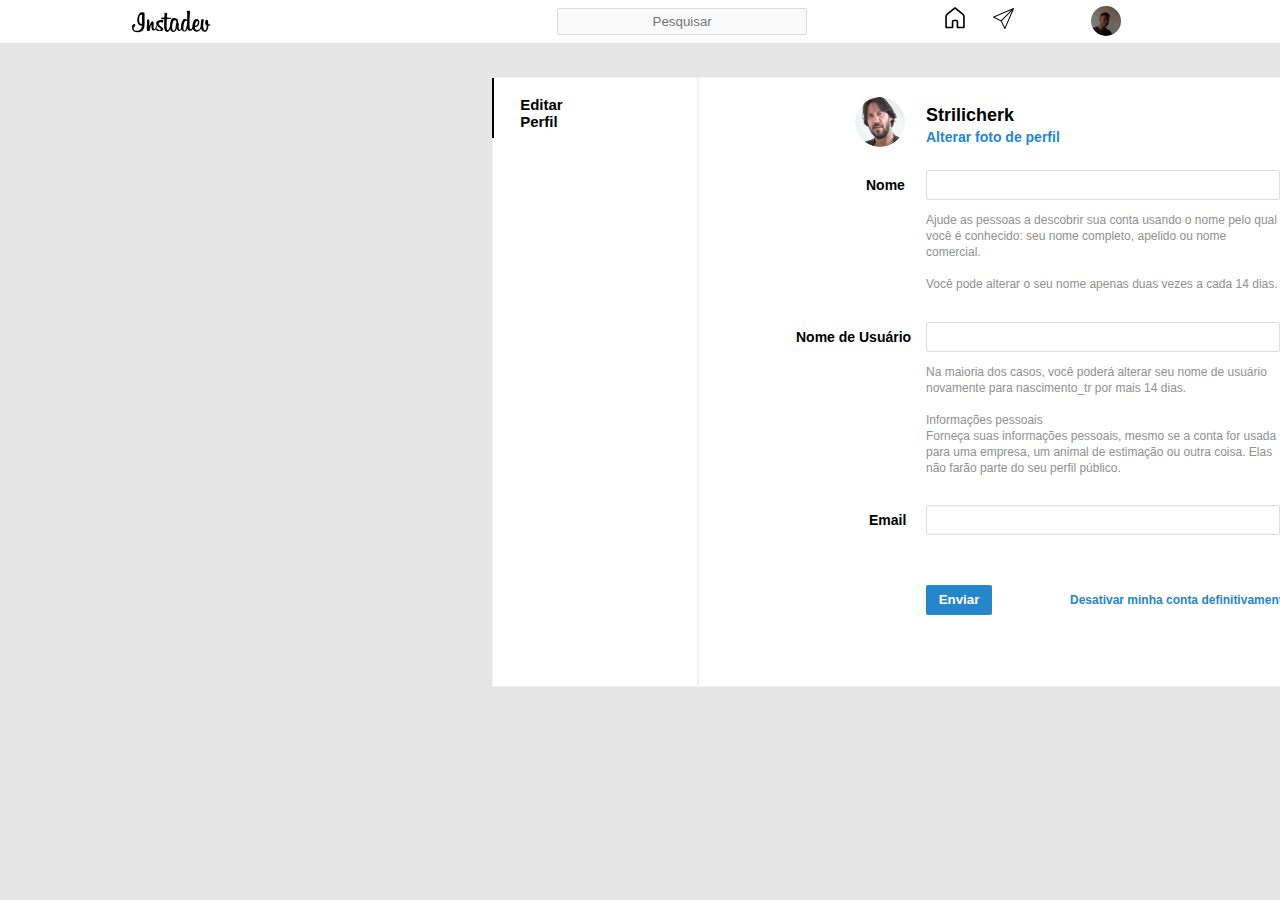
<file: FrontEnd/EdicaoPerfil/Index.html>
<!DOCTYPE html>
<html lang="pt-br">
<head>
    <meta charset="UTF-8">
    <meta name="viewport" content="width=device-width, initial-scale=1.0">
    <link rel="preconnect" href="https://fonts.gstatic.com">
    <link href="https://fonts.googleapis.com/css2?family=Lato:wght@400;700&display=swap" rel="stylesheet">
    <link rel="stylesheet" href="https://cdnjs.cloudflare.com/ajax/libs/font-awesome/5.15.2/css/all.min.css" integrity="sha512-HK5fgLBL+xu6dm/Ii3z4xhlSUyZgTT9tuc/hSrtw6uzJOvgRr2a9jyxxT1ely+B+xFAmJKVSTbpM/CuL7qxO8w==" crossorigin="anonymous"/>
    <link rel="stylesheet" href="EdicaoPerfil.css">
    <title>EdicaoPerfil</title>
</head>
<body>
    <!-- Início Header -->
    <header>
        <div class="center">    
    
            <div class="logo-header">
                <a href="#"><img src="img/Instadev.svg" alt="logo Instadev"></a>
            </div> <!-- logo da header -->
            
    
            <div class="search">
    
                <div class="search-box">
    
                    <i class="fas fa-search"></i>
                    <input placeholder="Pesquisar" type="text" name="busca">
    
                </div><!-- search-box-->
                
            </div> <!-- search-->
            
    
            <div class="notify">
                
                <a href="#"><img src="img/Vector.svg"></a>
                <a href="#"><img src="img/plane 1.svg"></i></a>
                <a href="#"><i class="far fa-compass"></i></i></a>
                <a href="#"><i class="far fa-heart"></i></a>
    
                <div class="img-miniatura"><img src="img/IMG_20201028_173745_375 (4).jpg"  ></div>
            </div><!--icones-->
    
        </div><!--center div de centralizar-->
    </header>
    <!-- Fim Header -->

    <main class=container>
        <section class="content">
            <div class="barra-divisao"></div>
            <div class="esquerdo">
                <div class="barra-esquerda"></div>
                <div class="editar-perfil">Editar Perfil</div>
            </div>
            <div class="direito">
                <div class="foto-perfil">
                    <img src="img/thank-you 2.png" alt="Foto de perfil" class="img">
                    <div class="username">Strilicherk</div>
                    <a href="#" class="alterar-foto">Alterar foto de perfil</a>
                </div>
                <div class="nome">
                    <h1>Nome</h1>
                    <input type="text">
                    <p>Ajude as pessoas a descobrir sua conta usando o nome pelo qual você é conhecido: seu nome completo, apelido ou nome comercial. <br>
                    <br>
                    Você pode alterar o seu nome apenas duas vezes a cada 14 dias.</p>
                </div>
                <div class="nome-usuario">
                    <h2>Nome de Usuário</h2>
                    <input type="text">
                    <p>Na maioria dos casos, você poderá alterar seu nome de usuário novamente para nascimento_tr por mais 14 dias.<br>
                        <br>
                    Informações pessoais <br> Forneça suas informações pessoais, mesmo se a conta for usada para uma empresa, um animal de estimação ou outra coisa. Elas não farão parte do seu perfil público.</p>
                </div>
                <div class="email">
                    <h3>Email</h3>
                    <input type="email">
                </div>
                <div class="inferior">
                    <button>Enviar</button>
                    <a href="#">Desativar minha conta definitivamente</a>
                </div>
            </div>
        </section>
    </main>
    <footer></footer>
</body>
</html>
</file>
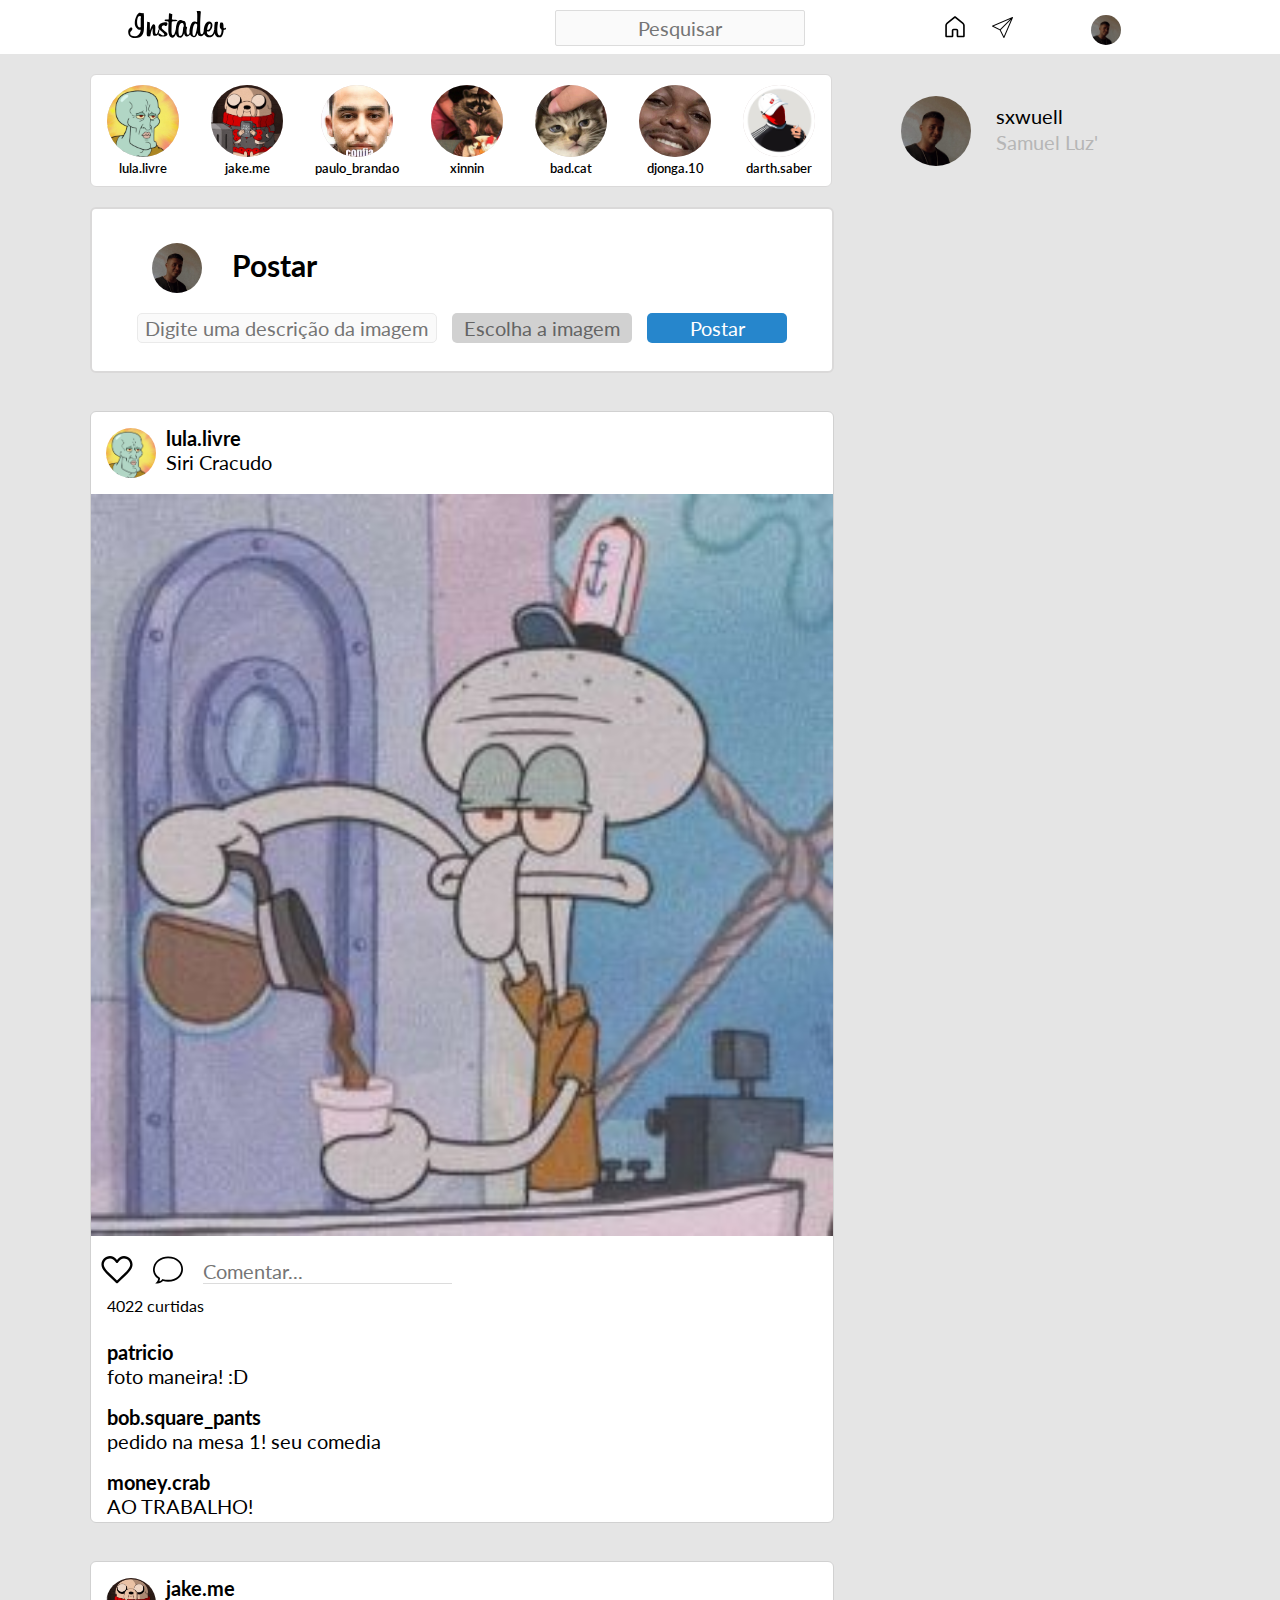
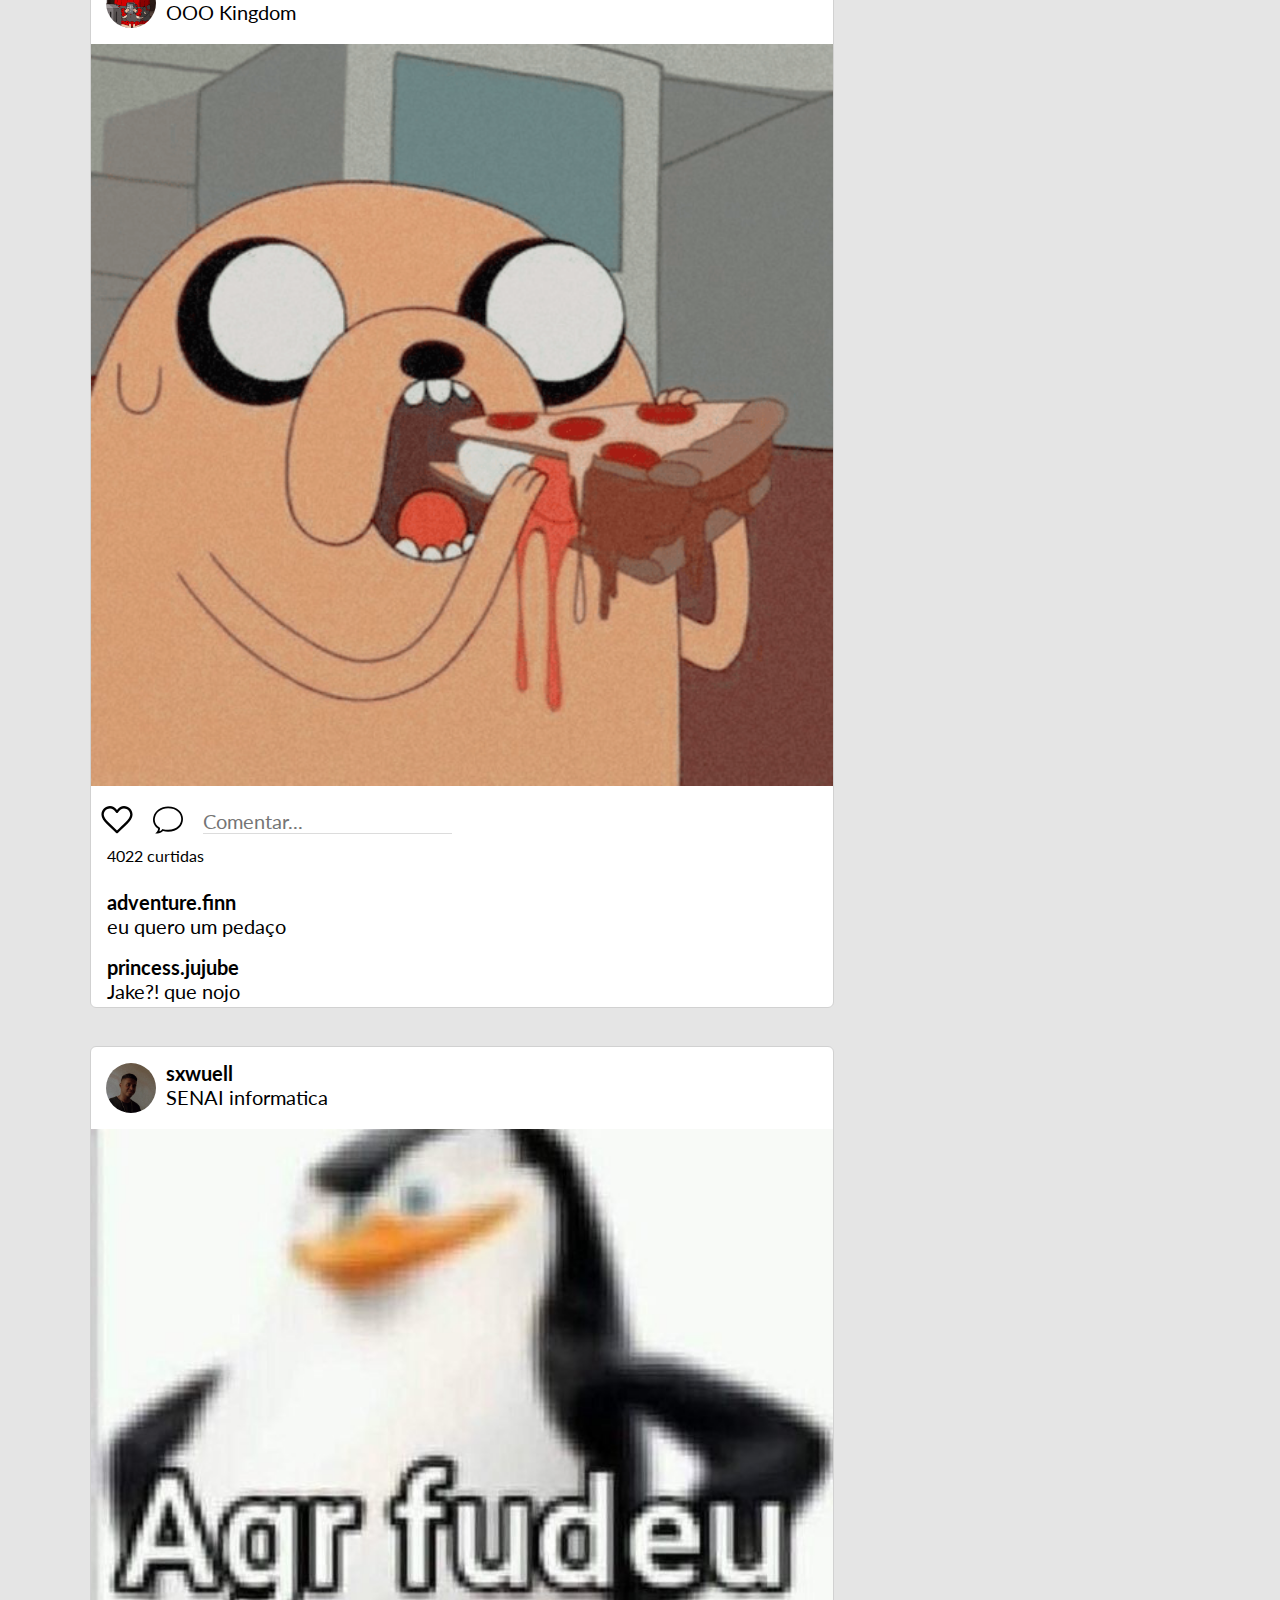
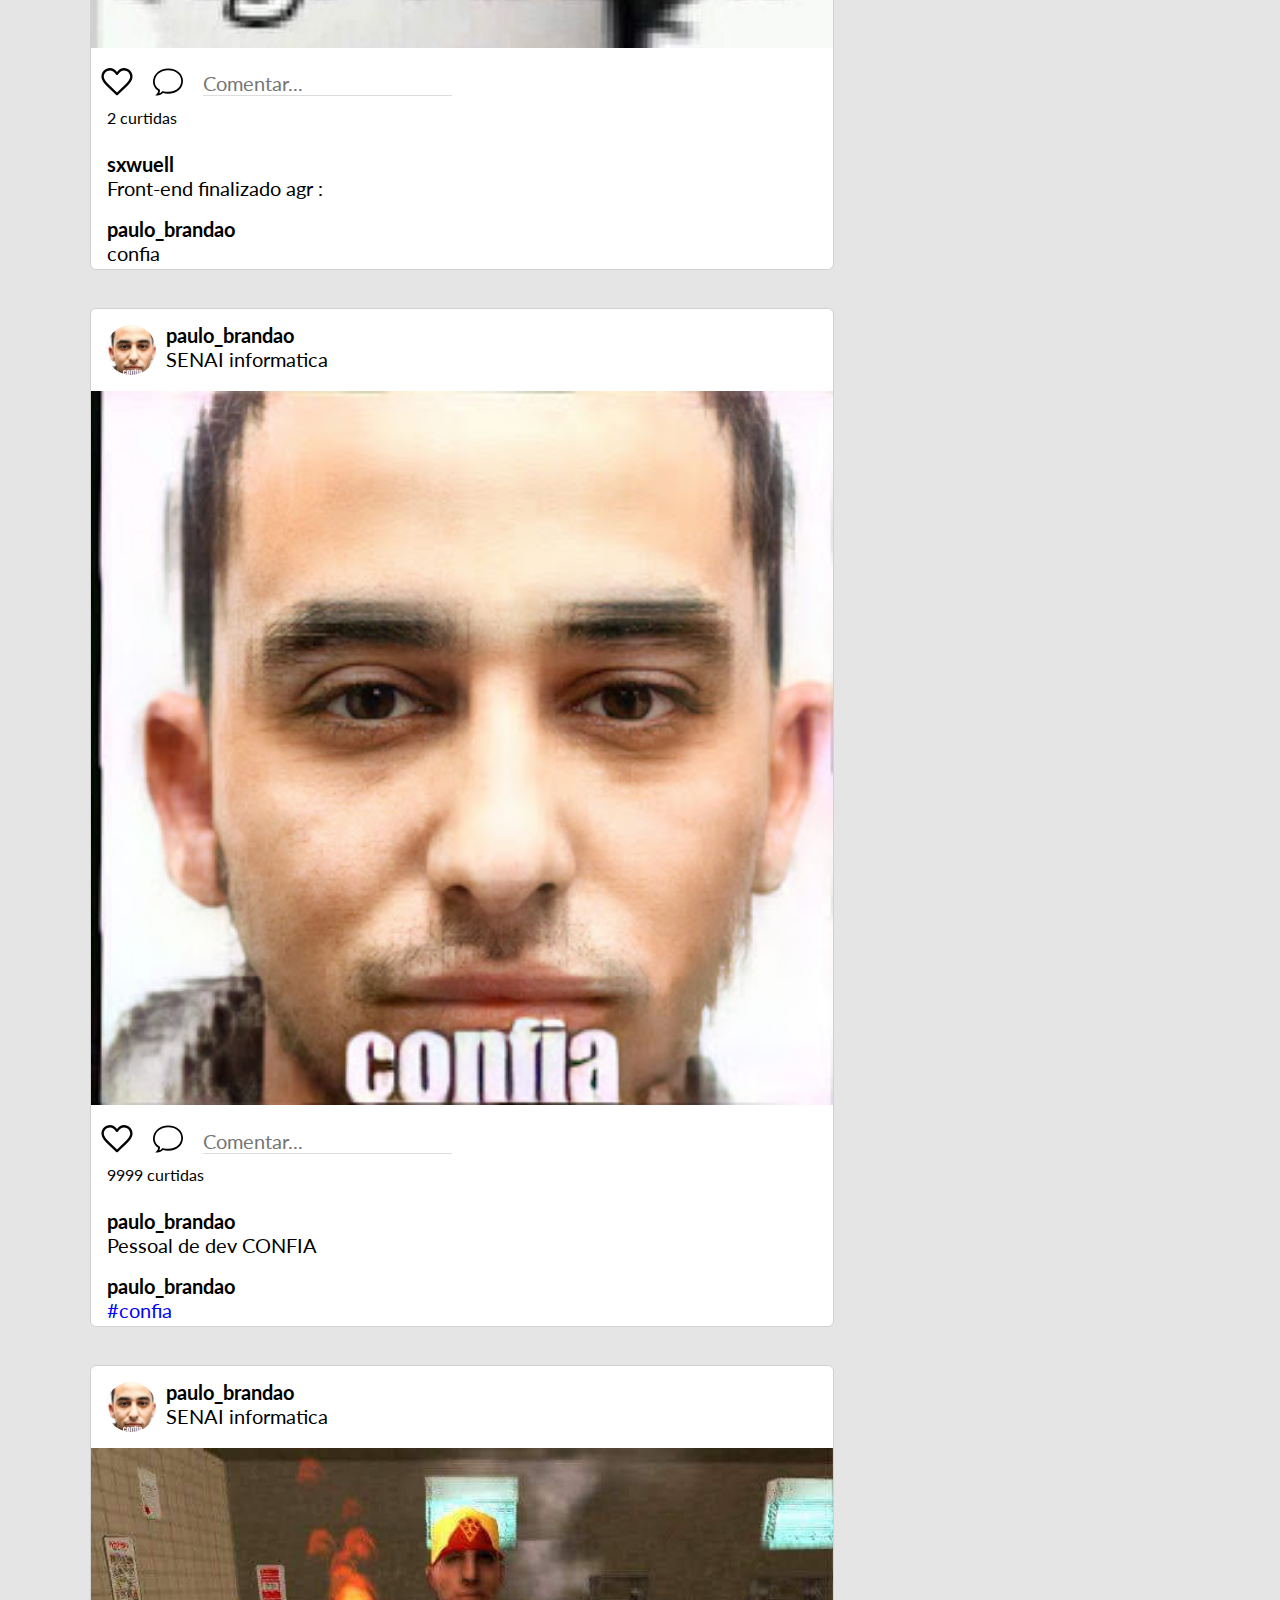
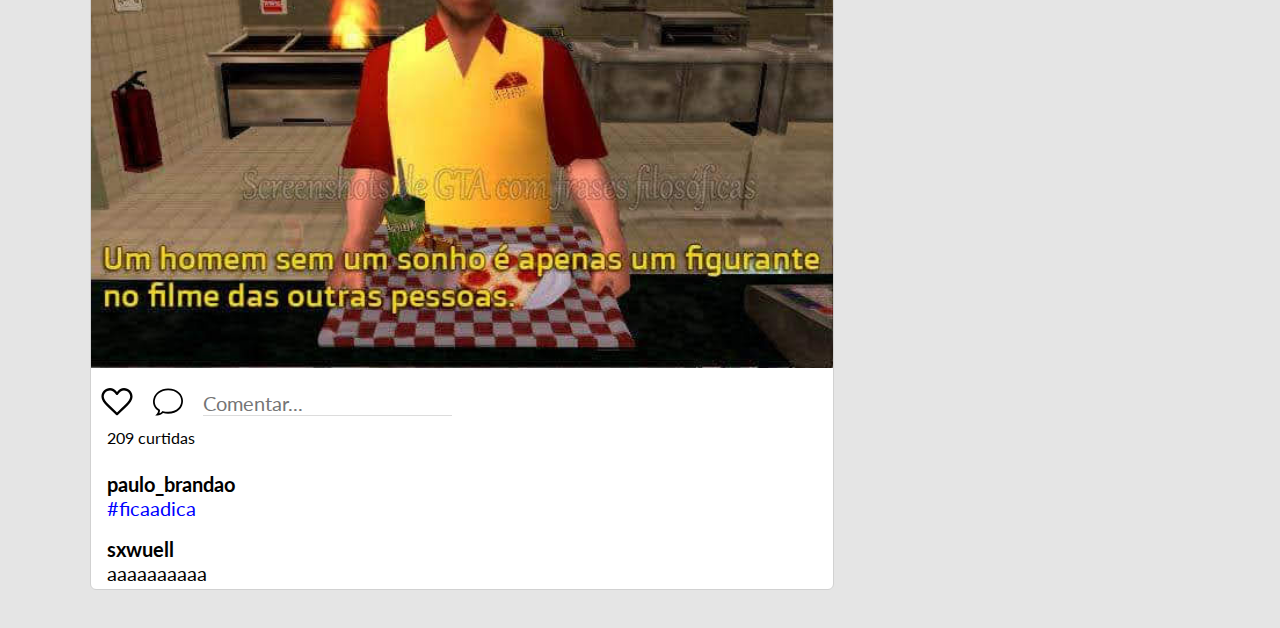
<file: FrontEnd/Feed/Index.html>
<!DOCTYPE html>
<html lang="pt-br">
<head>
    <meta charset="UTF-8">
    <meta name="viewport" content="width=device-width, initial-scale=1.0">
    <link rel="preconnect" href="https://fonts.gstatic.com">
    <link href="https://fonts.googleapis.com/css2?family=Lato:wght@400;700&display=swap" rel="stylesheet">
    <link rel="stylesheet" href="css/style.css">
    <link rel="stylesheet" href="https://cdnjs.cloudflare.com/ajax/libs/font-awesome/5.15.2/css/all.min.css" integrity="sha512-HK5fgLBL+xu6dm/Ii3z4xhlSUyZgTT9tuc/hSrtw6uzJOvgRr2a9jyxxT1ely+B+xFAmJKVSTbpM/CuL7qxO8w==" crossorigin="anonymous" />
    <title>InstaDev</title>
</head>
<body>



    <header>
        <div class="center">    
    
            <div class="logo-header">
                <a href="#"><img src="img/Instadev.svg" alt="logo Instadev"></a>
            </div> <!-- logo da header -->
            
    
            <div class="search">
    
                <div class="search-box">
    
                    <i class="fas fa-search"></i>
                    <input placeholder="Pesquisar" type="text" name="busca">
    
                </div><!-- search-box-->
                
            </div> <!-- search-->
            
    
            <div class="notify">
                
                <a href="#"><img src="img/Vector.svg"></a>
                <a href="#"><img src="img/plane 1.svg"></i></a>
                <a href="#"><i class="far fa-compass"></i></i></a>
                <a href="#"><i class="far fa-heart"></i></a>
    
                <div class="img-miniatura"><img src="img/IMG_20201028_173745_375 (4).jpg"  ></div>
            </div><!--icones-->
    
        </div><!--center div de centralizar-->
        </header>

        <main>

            <div class="ok">

                <div class="hope">

                
                    <div class="conteudo1">
                        <div class="stories">
                    
                            <div class="stories-img">
                                
                                <div class="circulo">
                                    <div class="stories-perfil"><a href="#"><img src="img/lula.jpg"></a></div>
                                    <p>lula.livre</p>
                                </div>
        
                                <div class="circulo">
                                    <div class="stories-perfil"><a href="#"><img src="img/jakare.jpg"></a></div>
                                    <p>jake.me</p>
                                </div>
        
                                <div class="circulo">
                                    <div class="stories-perfil"><a href="#"><img src="img/confia.jpg"></a></div>
                                    <p>paulo_brandao</p>
                                </div>
        
                                <div class="circulo">
                                    <div class="stories-perfil"><a href="#"><img src="img/xinnnin.jpg"></a></div>
                                    <p>xinnin</p>
                                </div>
        
                                <div class="circulo">
                                    <div class="stories-perfil"><a href="#"><img src="img/badcat.jpg"></a></div>
                                    <p>bad.cat</p>
                                </div>
        
                                <div class="circulo">
                                    <div class="stories-perfil"><a href="#"><img src="img/djonga10.jpg"></a></div>
                                    <p>djonga.10</p>
                                </div>
        
                                <div class="circulo">
                                    <div class="stories-perfil"><a href="#"><img src="img/image.jpg"></a></div>
                                    <p>darth.saber</p>
                                </div>
                            </div><!--stories-img-->
                        </div><!--stories-->


                        <div class="publicar">

                            <div class="img-postar">
                                <img src="img/IMG_20201028_173745_375 (4).jpg" alt="foto de perfil">
                                <p>Postar</p>
                            </div><!--img-postar-->
                
                            <div class="botoes">
                                <div class="alinhar-inputs">  
                                    <div class="legenda"><input type="text" placeholder="Digite uma descrição da imagem"></div>
                                    <div class="escolher"><input type="button" value="Escolha a imagem"></div>
                                    <div class="btn-publicar"><input type="submit" value="Postar"></div>
                                </div> <!--alinhar-inputs-->
                            </div><!--botoes-->
                
                
                        </div><!--publicar-->


                        <div class="publicacao">
                        
                            <div class="tag-user">
                                <img src="img/lula.jpg">
                                <div class="texto-user">
                                    <p class="nome1">lula.livre</p>
                                    <p class="description">Siri Cracudo</p>                                  
                                </div>   

                                <a href="#"><i class="fas fa-ellipsis-h"></i></a>

                            </div><!--tag-user-->
                            
                            <div class="foto-pub">
                                <img src="img/lulafuckmolusco.jpg">
                            </div><!--foto-pub-->
                
                            <div class="like-coment">
                
                
                                <div class="icon-coment">
                        
                                    <a href="#"><img src="img/heart.svg"></a>
                                    <a href="#"><img src="img/coment.svg"></a>
                                    <input type="text" name="Comentar" placeholder="Comentar...">
                
                
                                </div>
                
                                <p>4022 curtidas</p>
                
                
                            </div><!--like-coment-->
                
                            <div class="comentarios">
                
                                <div class="coment1"><h2>patricio</h2>
                                 <p>foto maneira! :D</p>
                                </div>
                               
                
                                <div class="coment1"><h2>bob.square_pants</h2>
                                <p>pedido na mesa 1! seu comedia</p>
                                </div>
                                
                                
                                <div class="coment1"><h2>money.crab</h2>
                                <p>AO TRABALHO!</p>
                                </div>
                                
                                
                            </div><!--comentarios-->
                            
                            
                        </div><!--publicacao-->
                
                        <div class="publicacao">
                                        
                            <div class="tag-user">
                                <img src="img/jakare.jpg">
                                <div class="texto-user">
                                    <p class="nome1">jake.me</p>
                                    <p class="description">OOO Kingdom</p>
                                </div>    

                                <a href="#"><i class="fas fa-ellipsis-h"></i></a>

                            </div><!--tag-user-->
                            
                            <div class="foto-pub">
                                <img src="img/jake.png">
                            </div><!--foto-pub-->
                
                            <div class="like-coment">
                
                
                                <div class="icon-coment">
                        
                                    <a href="#"><img src="img/heart.svg"></a>
                                    <a href="#"><img src="img/coment.svg"></a>
                                    <input type="text" name="Comentar" placeholder="Comentar...">
                
                
                                </div>
                
                                <p>4022 curtidas</p>
                
                
                            </div><!--like-coment-->
                
                            <div class="comentarios">
                
                                <div class="coment1"><h2>adventure.finn</h2>
                                <p>eu quero um pedaço</p>
                                </div>
                                
                
                                <div class="coment1"><h2>princess.jujube</h2>
                                <p>Jake?! que nojo</p>
                                </div>
                                
                                
                                
                            </div><!--comentarios-->
                            
                            
                        </div><!--publicacao-->
                
                        <div class="publicacao">
                                        
                            <div class="tag-user">
                                <img src="img/IMG_20201028_173745_375 (4).jpg">
                                <div class="texto-user">
                                    <p class="nome1">sxwuell</p>
                                    <p class="description">SENAI informatica</p>
                                </div>    

                                <a href="#"><i class="fas fa-ellipsis-h"></i></a>

                            </div><!--tag-user-->
                            
                            <div class="foto-pub">
                                <img src="img/fodeo.jpg">
                            </div><!--foto-pub-->
                
                            <div class="like-coment">
                
                
                                <div class="icon-coment">
                        
                                    <a href="#"><img src="img/heart.svg"></a>
                                    <a href="#"><img src="img/coment.svg"></a>
                                    <input type="text" name="Comentar" placeholder="Comentar...">
                
                
                                </div>
                
                                <p>2 curtidas</p>
                
                
                            </div><!--like-coment-->
                
                            <div class="comentarios">
                
                                <div class="coment1"><h2>sxwuell</h2>
                                <p>Front-end finalizado agr : </p>
                                </div>
                                
                
                                <div class="coment1"><h2>paulo_brandao</h2>
                                <p>confia</p>
                                </div>
                                
                                
                                
                            </div><!--comentarios-->
                
                        
                            
                            
                        </div><!--publicacao-->
                
                        <div class="publicacao">
                                        
                            <div class="tag-user">
                                <img src="img/confia.jpg">
                                <div class="texto-user">
                                    <p class="nome1">paulo_brandao</p>
                                    <p class="description">SENAI informatica</p>
                                </div>    

                                <a href="#"><i class="fas fa-ellipsis-h"></i></a>

                            </div><!--tag-user-->
                            
                            <div class="foto-pub">
                                <img src="img/confia.jpg">
                            </div><!--foto-pub-->
                
                            <div class="like-coment">
                
                
                                <div class="icon-coment">
                        
                                    <a href="#"><img src="img/heart.svg"></a>
                                    <a href="#"><img src="img/coment.svg"></a>
                                    <input type="text" name="Comentar" placeholder="Comentar...">
                
                
                                </div>
                
                                <p>9999 curtidas</p>
                
                
                            </div><!--like-coment-->
                
                            <div class="comentarios">
                
                                <div class="coment1"><h2>paulo_brandao</h2>
                                <p>Pessoal de dev CONFIA </p>
                                </div>
                                
                
                                <div class="coment1"><h2>paulo_brandao</h2>
                                <a href="#">#confia</a>
                                </div>
                                
                                
                                
                            </div><!--comentarios-->
                
                        
                            
                            
                        </div><!--publicacao-->
                
                        <div class="publicacao">
                                        
                            <div class="tag-user">
                                <img src="img/confia.jpg">
                                <div class="texto-user">
                                    <p class="nome1">paulo_brandao</p>
                                    <p class="description">SENAI informatica</p>
                                </div>    

                                <a href="#"><i class="fas fa-ellipsis-h"></i></a>

                            </div><!--tag-user-->
                            
                            <div class="foto-pub">
                                <img src="img/homemsonho.jpg">
                            </div><!--foto-pub-->
                
                            <div class="like-coment">
                
                
                                <div class="icon-coment">
                        
                                    <a href="#"><img src="img/heart.svg"></a>
                                    <a href="#"><img src="img/coment.svg"></a>
                                    <input type="text" name="Comentar" placeholder="Comentar...">
                
                
                                </div>
                
                                <p>209 curtidas</p>
                
                
                            </div><!--like-coment-->
                
                            <div class="comentarios">
                
                            
                
                                <div class="coment1"><h2>paulo_brandao</h2>
                                <a href="#">#ficaadica</a>
                                </div>
                                
                
                                <div class="coment1"><h2>sxwuell</h2>
                                <p>aaaaaaaaaa</p>
                                </div>
                                
                
                                
                                
                            </div><!--comentarios-->
                
                        
                            
                            
                        </div><!--publicacao-->




                    </div> <!--conteudo1-->

                    <!-- publicação -->

                    <div class="conteudo2">


                        <div class="perfil">

                            <div class="perfil-imagem">
                                <a href ="../Perfil/Index.html"> <img src="img/IMG_20201028_173745_375 (4).jpg"></a>
                            </div>

                            <div class="perfil-tag">
                                <p>sxwuell</p>
                                <div class="nome-perfil"><p>Samuel Luz'</p></div>
                            </div>

                        </div><!--perfil-->


                    </div><!--conteudo2-->
                    
                </div>

            </div>

        </main>


        





    
</body>
</html>
</file>
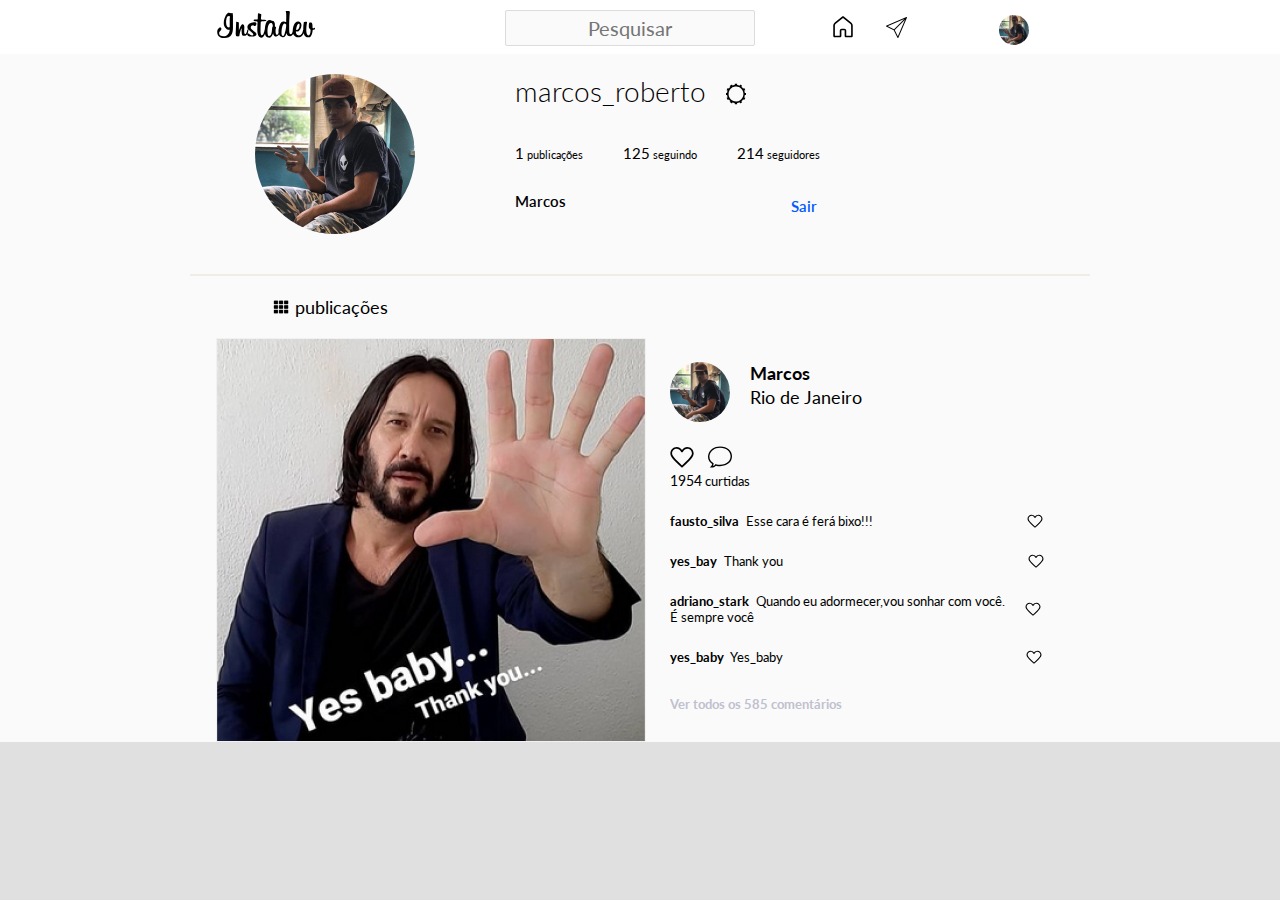
<file: FrontEnd/Perfil/Index.html>
<!DOCTYPE html>
<html lang="en">
<head>
    <meta charset="UTF-8">
    <meta name="viewport" content="width=device-width, initial-scale=1.0">
    <link rel="preconnect" href="https://fonts.gstatic.com">
    <link href="https://fonts.googleapis.com/css2?family=Lato:wght@400;700&display=swap" rel="stylesheet">
    <link rel="stylesheet" href="https://cdnjs.cloudflare.com/ajax/libs/font-awesome/5.15.2/css/all.min.css" integrity="sha512-HK5fgLBL+xu6dm/Ii3z4xhlSUyZgTT9tuc/hSrtw6uzJOvgRr2a9jyxxT1ely+B+xFAmJKVSTbpM/CuL7qxO8w==" crossorigin="anonymous" />
    <title>Pág Perfil</title>
    <link rel="stylesheet" href="css/style.css">
</head>

<body>
    <!--Inicio header  -->
    <header>
        <div class="center">    
    
            <div class="logo-header">
                <a href="#"><img src="img/Instadev.svg" alt="logo Instadev"></a>
            </div> <!-- logo da header -->
            
    
            <div class="search">
    
                <div class="search-box">
    
                    <i class="fas fa-search"></i>
                    <input placeholder="Pesquisar" type="text" name="busca">
    
                </div><!-- search-box-->
                
            </div> <!-- search-->
            
    
            <div class="notify">
                
                <a href="#"><img src="img/Vector.svg"></a>
                <a href="#"><img src="img/plane 1.svg"></i></a>
                <a href="#"><i class="far fa-compass"></i></i></a>
                <a href="#"><i class="far fa-heart"></i></a>
    
                <div class="img-miniatura"><img src="img/79763607_516843355604052_5614717620805127920_n.jpg"  ></div>
            </div><!--icones-->
    
        </div><!--center div de centralizar-->
        </header>

        <main class="fundo">
            <div class="pag">
                <section class="info-perfil">
                    <div class="foto-perfil">
                        <div class="foto-center">
                            <div class="foto-borda">
                                <img alt="Foto de perfil" src="img/79763607_516843355604052_5614717620805127920_n.jpg" style="width: 160px;">
                            </div>
                        </div>
                    </div>
                    <section class="texto-perfil">
                        <div class="nome-perfil">
                            <h2>marcos_roberto</h2>
                            <a class="engrenagem-perfil" 
                            href="../EdicaoPerfil/Index.html"><img src="img/Engrenagem.editt.svg" alt="Engrenagem">
                            </a>

                        </div>
                        <ul class=links-perfil>
                            <li class="pss">
                                <span class="numero-perfil">1</span>
                                publicações
                            </li>
                            <li class="pss">
                                <span class="numero-perfil">125</span>
                                seguindo

                            </li>
                            <li class="pss">
                                <span class="numero-perfil">214</span>
                                seguidores

                            </li>
                        </ul>
                        <div class="bio-perfil">
                            <h1 class="bio">Marcos</h1>
                            <ul class="botao-sair"> 
                                <li>
                                    <a class="sair-perfil" href="../TelaLogin/Index.html">Sair</a>
                                </li>

                            </ul>
                        </div>
                    </section>
                </section>
            </div>

            <section class="publi">
                <div class="pag publi-flex">
                <img src="img/Publicacao.svg" alt="publi">
                    
                <span class=texto-p>Publicações</span>
                </div>
            </section>

            <section class="feed-perfil">
                <div class="pag feed-flex">
                    <img src="img/Rectangle 4.jpg" alt="foto">
                </div>

                
                <div class="foto-perfil-menor">
                    <div class="foto-center-menor">
                        <div class="foto-borda">
                            <img alt="Foto de perfil" src="img/79763607_516843355604052_5614717620805127920_n.jpg" style="width: 60px;">
                        </div>
                    </div>

                <div class="div-comentarios">
                      
                    <div class="posicao">
                        <img src="img/coracao.svg" class="espaco-img" alt="Coração">
                        <img src="img/Mensagem.svg" alt="Mensagem">
                        <ul class="curtidas-perfil">
                            <li class="curtidas-tamanho">
                                <span class="numero-curtidas">1954</span> curtidas
                            </li>
                        </ul>
                        
                    </div>

                    <!-- Comentarios -->
                    <div class="comentarios-perfil">
                        <div class="coment-perfil">
                            <ul class="pessoas-coment">
                                <span class="pessoas-perfil">fausto_silva</span> Esse cara é ferá bixo!!! 
                            
                            </ul>
                            <img src="img/coracaomenor.svg" alt="curtida">
                        </div>
                     </div><!-- Final -->

                     <div class="comentarios-perfil">
                        <div class="coment-perfil">
                            <ul class="pessoas-coment2">
                                <span class="pessoas-perfil">yes_bay</span> Thank you
                            
                            </ul>
                            <img src="img/coracaomenor.svg" alt="curtida">
                        </div>
                     </div><!-- Final -->

                     <div class="comentarios-perfil">
                        <div class="coment-perfil">
                            <ul class="pessoas-coment3">
                                <span class="pessoas-perfil">adriano_stark</span> Quando eu adormecer,vou sonhar com você.<br> É sempre você
                            
                            </ul>
                            <img src="img/coracaomenor.svg" alt="curtida">
                        </div>
                     </div><!-- Final -->

                     <div class="comentarios-perfil">
                        <div class="coment-perfil">
                            <ul class="pessoas-coment4">
                                <span class="pessoas-perfil">yes_baby</span> Yes_baby
                            
                            </ul>
                            <img src="img/coracaomenor.svg" alt="curtida">
                        </div>
                     </div><!-- Final -->

                     <div class="comentarios-perfil">
                        <div class="coment-perfil">
                            <ul>
                                <span class="outros-comentario">Ver todos os 585 comentários</span>
                            
                            </ul>
                        </div>
                     </div><!-- Final -->
                </div>

                </div>
                <div class="nome-cidade">
                    <div>
                        <h1 class="tamanho-nome">Marcos</h1>
                        <span class="tamanho-cidade">Rio de Janeiro</span>
                    </div>
            
                </div>

            </section>
        </main>

</body>
</html>
</file>
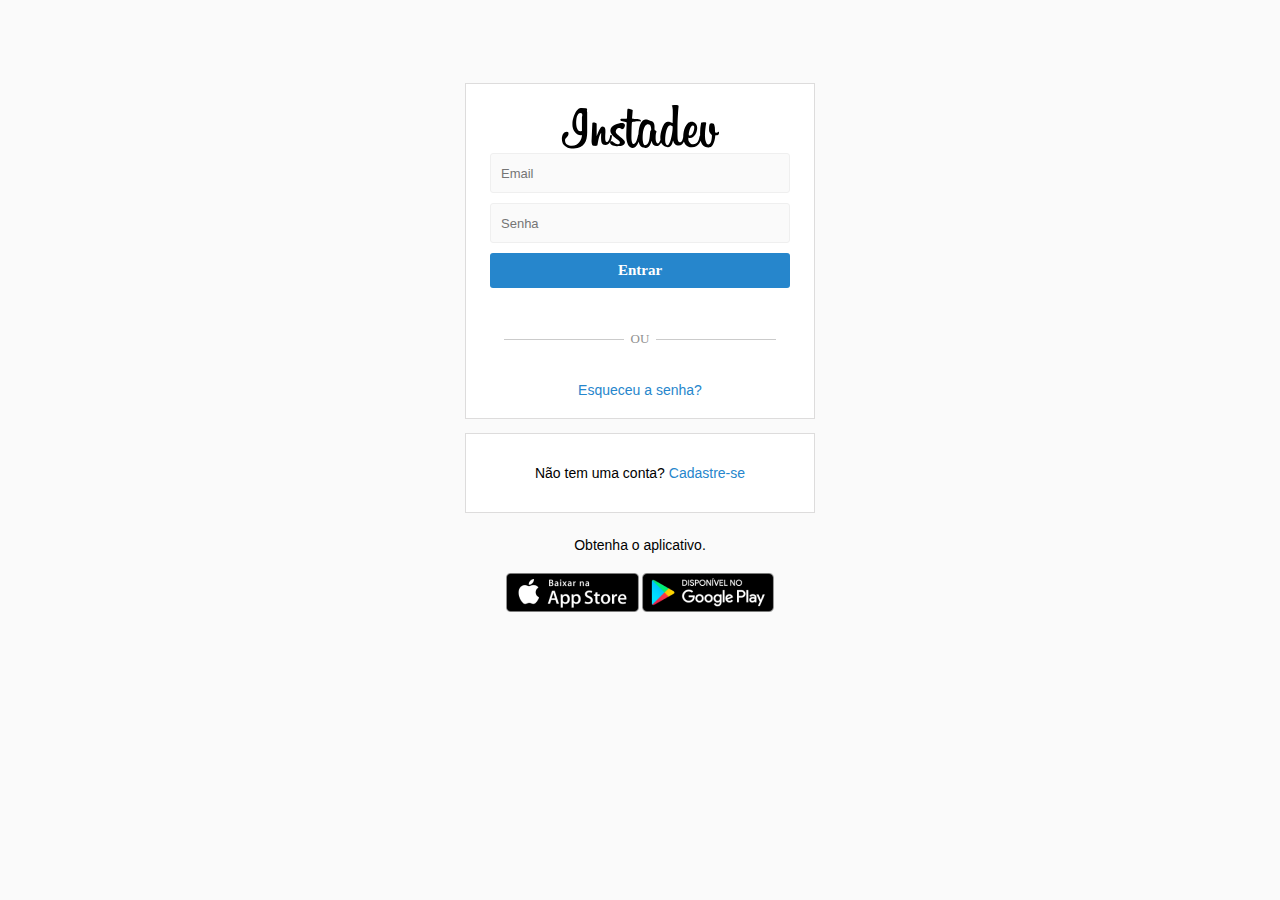
<file: FrontEnd/TelaLogin/Index.html>
<!DOCTYPE html>
<html lang="pt-br">
<head>
    <meta charset="UTF-8">
    <meta name="viewport" content="width=device-width, initial-scale=1.0">
    <title>Login - InstaDev</title>

    <link rel="stylesheet" href="../TelaCadastro/css/estilo.css"> 
    <link href="//db.onlinewebfonts.com/c/623c7118249e082fe87a78e08506cb4b?family=Segoe+UI" rel="stylesheet" type="text/css"/> 

</head>
<body>

    <main>
        <section class="form-section">
            <div class="box-main"> 
                <div class="imagem-logo">
                    <img src="img/img_logo.svg" alt="Logo InstaDev">
               </div>
                <form>
                    <div class="register">
                        <input type="email" id="entrar-email" placeholder="Email" class="input"> 
                    </div>
                    
                    <div class="register">
                        <input type="password" id="entrar-senha" placeholder="Senha" class="input"> 
                    </div>
                    
                    <button class="register-btn">Entrar</button>
                </form>

                <div class="content-f">
                    <hr>
                    <p>OU</p>
                    <hr>
                </div>

                <div class="esqueceu-senha">                                                                                                                                                                                                                                                                                                                                                                                                                                                                                                                                                                                                                                                                     
                    <h1>Esqueceu a senha?</h1>
                </div>
            </div>

            <section class="extra-section">
                <div class="connect">
                    <p>Não tem uma conta?&nbsp<a href="../TelaCadastro/Index.html">Cadastre-se</a></p>
                </div>
                
                <div class="app">
                    <p>Obtenha o aplicativo.</p>
                    <div class="images-app">
                        <a href="https://apps.apple.com/br/app/instagram/id389801252"><img src="../TelaCadastro/img/app_store 1.png" alt="Obter o aplicativo pela App Store"></a> <!-- o "scr" é onde colocamos a imagem || o "alt" é onde descrevemos a imagem -->
                        <a href="https://play.google.com/store/apps/details?id=com.instagram.android&hl=pt_BR&gl=US"><img src="../TelaCadastro/img/google_play 1.png" alt="Obter o aplicativo pela Google Play"></a><!-- o "scr" é onde colocamos a imagem || o "alt" é onde descrevemos a imagem -->
                    </div>
                </div>
                
            </section>
                
        </section>
    </main>

    
</body>
</html>
</file>
<file: FrontEnd/EdicaoPerfil/EdicaoPerfil.css>
*{
    margin: 0;
    padding: 0;
    border: 0;
    box-sizing: border-box;
    font-family: 'Segoe UI', Tahoma, Geneva, Verdana, sans-serif;
}
body{
    font-size: 16px;
    background-color:#E5E5E5;
}
/* Header */
header{
    height: 2.7em;
    width: 100%;
    background-color: #ffffff;
    
}
header > .center{
    display: flex;
    max-width: 1070px;
    padding: 0 2%;
    margin: 0 auto;
}
.logo-header{
    width: 30%;
}
.logo-header img{
    max-width: 5em;
    width: 100%;
    padding-top: 10px;
}
.search{
    width: 50%;
    text-align: center;
    padding-top: 0.5em;
}
.search-box{
    display: inline-block;
    position: relative;
}
.search-box input{
    background-color: #FAFAFA;
    padding: 5px 10px;
    text-align: center;
    border: 1px solid #DCDCDC;
    border-radius: 2px;
    width: 250px;
}
.search-box i{
    position: absolute;
    left: 60px;
    top: 0.55em;

    font-size: 0.8em;

    opacity: 0.3;

    color: inherit;
}
.notify{
    width: 20%;
    text-align: right;
    display: flex;
    align-items: center;
    justify-content: space-around;
    margin-right: 1em;
}
.notify i{
    font-size: 25px;
    color: black;
}
.img-miniatura img{
    object-fit: cover;
    width: 30px;
    height: 30px;
    margin-top: 6px;
    border-radius: 50px;
}
/* Fim Header */

.container{
    width: 100%;
    height: 51.95em;
    background-color: E5E5E5;
    display: flex;
}
.content{
    position: absolute;
    width: 58.4375em;
    height: 38.125em;
    left: 30.75em;
    top: 4.8125em;

    background: #FFFFFF;
    border: 1px solid #F1F1F1;
    box-sizing: border-box;
}
.barra-divisao{
    position: absolute;
    width: 38.125em;
    left: -100px;
    height: 0px;
    top: 19em;
    color: #F1F1F1;
    border: 1px solid #F1F1F1;
    transform: rotate(90deg);
}
.esquerdo{
    background-color: white;
    width: 15.3125em;
    height: 100%;
}
.barra-esquerda{
    position: absolute;
    width: 3.75em;
    left: -1.875em;
    top: 1.8125em;
    border: 1px solid #000000;
    transform: rotate(90deg);
}
.editar-perfil{
    position: absolute;
    width: 79px;
    height: 20px;
    left: 1.8125em;
    top: 1.1875em;
    font-weight: 600;
    font-size: 15px;
}
.img{
    position: absolute;
    width: 50px;
    height: 50px;
    left: 362px;
    top: 19px;
    border-radius: 100px;
}
.username{
    position: absolute;
    width: 209px;
    height: 24px;
    left: 433px;
    top: 25px;
    font-weight: 600;
    font-size: 18px;
    line-height: 24px;
}
.alterar-foto{
    position: absolute;
    width: 209px;
    height: 24px;
    left: 433px;
    top: 50px;
    text-decoration: none;
    color: #2686CC;
    font-weight: 600;
    font-size: 14px;
    line-height: 19px;
}
.nome h1{
    position: absolute;
    width: 48px;
    height: 19px;
    left: 373px;
    top: 98px;
    font-weight: 600;
    font-size: 14px;
    line-height: 19px;
}
.nome input{
    position: absolute;
    width: 354px;
    height: 30px;
    left: 433px;
    top: 92px;
    background: #FFFFFF;
    border: 1px solid #DCDCDC;
    box-sizing: border-box;
    border-radius: 2px;
}
.nome p{
    position: absolute;
    width: 354px;
    height: 48px;
    left: 433px;
    top: 134px;
    font-size: 12px;
    line-height: 16px;
    color: #909090;
}
.nome-usuario h2{
    position: absolute;
    width: 118px;
    height: 19px;
    left: 303px;
    top: 250px;
    font-weight: 600;
    font-size: 14px;
    line-height: 19px;
}
.nome-usuario input{
    position: absolute;
    width: 354px;
    height: 30px;
    left: 433px;
    top: 244px;
    background: #FFFFFF;
    border: 1px solid #DCDCDC;
    box-sizing: border-box;
    border-radius: 2px;
}
.nome-usuario p{
    position: absolute;
    width: 354px;
    height: 48px;
    left: 433px;
    top: 286px;
    font-size: 12px;
    line-height: 16px;
    color: #909090;
}
.email h3{
    position: absolute;
    width: 118px;
    height: 19px;
    left: 376px;
    top: 433px;
    font-weight: 600;
    font-size: 14px;
    line-height: 19px;
}
.email input{
    position: absolute;
    width: 354px;
    height: 30px;
    left: 433px;
    top: 427px;
    background: #FFFFFF;
    border: 1px solid #DCDCDC;
    box-sizing: border-box;
    border-radius: 2px;
}
.inferior button{
    position: absolute;
    width: 66px;    
    height: 30px; 
    top: 507px;
    left: 433px;
    border-radius: 2px;   
    line-height: 10px;    
    color: #FFFFFF;         
    font-weight: 600;
    background-color: #2686CC;
    cursor: pointer;    
}
.inferior a{
    position: absolute;
    width: 354px;
    height: 16px;
    left: 577px;
    top: 514px;
    font-weight: 600;
    font-size: 12px;
    line-height: 16px;
    text-decoration: none;
    color: #2686CC;
}
/* footer{
    width: 100%;
    height: 3.3125em;
    background-color: white;
} */
</file>
<file: FrontEnd/Feed/css/style.css>
*{
    padding: 0;
    margin: 0;
    box-sizing: border-box;
    font-size: 20px;
    font-family: 'Lato', sans-serif;
    color: #000000;
}

body{
    background-color: #E5E5E5;
    height: 100%;
}

header{
    height: 2.7em;
    width: 100%;
    background-color: #ffffff;
    
}

header > .center{
    display: flex;
    max-width: 1078px;
    padding: 0 2%;
    margin: 0 auto;
}




.logo-header{
    width: 30%;
}

.logo-header img{
    max-width: 5em;
    width: 100%;
    padding-top: 10px;
}


.search{
    width: 50%;
    text-align: center;
    padding-top: 0.5em;
}

.search-box{
    display: inline-block;
    position: relative;
}

.search-box input{
    background-color: #FAFAFA;
    padding: 5px 10px;
    text-align: center;
    border: 1px solid #DCDCDC;
    border-radius: 2px;

    width: 250px;
}

.search-box i{
    position: absolute;
    left: 60px;
    top: 0.55em;

    font-size: 0.8em;

    opacity: 0.3;

    color: inherit;
}

.notify{
    width: 20%;
    text-align: right;
    display: flex;
    align-items: center;
    justify-content: space-around;
    margin-right: 1em;
    padding-top: 9px;
}

.notify i{
    
    font-size: 25px;
   
}



.img-miniatura img{
    object-fit: cover;
    width: 30px;
    height: 30px;
    margin-top: 6px;
    border-radius: 50px;
}

/* FINAL HEADER " CONFIA " */

/* tentandp */

.ok{
    margin-top: 1em;
    width: 100%;
    padding-left: 3em;
}

.hope{
    
    width: 50em;
    margin: auto;
    display: flex;
    justify-content: space-between;
}

.conteudo1{
    /* background-color: red; */
    width: 34.67em;
    
}

.conteudo2{

    /* background-color: blue; */
    width: 15.07em;
    padding-right: 2em;

}

/* perfil */
.perfil{
    height: 5.63em;
   

    /* background-color: #d11f9679; */

    display: flex;
    align-items: center;
    justify-content: space-around;
}

.perfil-imagem img{
    object-fit: cover;
    height: 3.5em;
    width: 3.5em;

    margin-top: 6px;
    border-radius: 50px;
}

.perfil-tag p{
    font-size: 20px;
    padding-bottom: 2px;
    margin-left: -2em;
}

.nome-perfil p{
    color: #B6B6B6;
}

/* STORIES */

.stories-center{
    width: 76%;
    /* height: 5.63em; */
   
    margin: auto;

    display: flex;
    /* justify-content: space-around; */
    margin-top: 1em;
    
    /* background-color: #e47171; */
}

.stories{
    height: 5.63em;
    
    /* background-color: #00aeff8f; */
    margin-left: -4em;
}


.stories-img{
    background-color: #ffffff;
    border: 1px solid #dad9d9;
    border-radius: 0.3em;

    height: 100%;
    width: 96%;
    display: flex;
    align-items: center;
}

.stories-img img{
    object-fit: cover;
    width: 100%;
    height: 100%;
    border-radius: 100%;
    
}

.stories-img p{
    text-transform: lowercase;
    font-weight: 580;
}

.circulo{
    display: flex;
    flex-direction: column;
    align-items: center;
    margin: auto;
    
}



.circulo p{
    font-size: 13px;
    margin-top: 3px;
    text-transform: lowercase;
}

.stories-perfil{
    height: 3.6em;
    width: 3.6em;
    border-radius: 100%;

    background-color: #dacccc;
}

/* SEÇÃO DE PUBLICAR */

.publicar{
    width:  107.3%;
    height: 8.3em;

    margin-top: 1em;
    margin-left: -4em;
    

    background-color: #ffffff;
    border: 2px solid #dad9d9;
    border-radius: 0.3em;

    display: flex;
    flex-direction: column;
    justify-content: center;

}

.img-postar{
    display: flex;
    align-items: center;
    margin-left: 3em;
}

.img-postar img{

    object-fit: cover;
    width: 50px;
    height: 50px;
    margin-top: 6px;
    border-radius: 50px;

}

.img-postar p{
    font-size: 1.5em;
    margin-left: 1em;
    font-weight: 700;
}

.botoes{
    
    margin-top: 1em;
    width: 100%;   
}

.botoes input:hover{
    cursor: text;
}

.botoes input:focus, input:focus, select:focus{
    outline: 0;
}


.alinhar-inputs{
    display: flex;
    justify-content: space-around;
    
    width: 90%;
    margin: auto;

}

.legenda input{
    background-color: #FAFAFA;
    border: 1px solid #EAEAEA;

    width: 15em;
    height: 30px;

    text-align: center;
    border-radius: 5px;
    /* margin-right: 1em; */
}



.escolher input{
    width: 9em;
    height: 30px;
    border-radius: 5px;
    text-align: center;
    background-color: #D1D1D1;
    color: #646464;
    border: none;
}

.btn-publicar input{
    width: 7em;
    height: 30px;
    border-radius: 5px;
    text-align: center;
    border: none;
    background-color: #2686CC;
    color: #ffffff;
}

/*--------------------PUBLICAÇÃO----------------------*/

.publicacao{
    margin-top: 38px;
    margin-left: -4em;
    margin-bottom: 38px;


    background-color: #ffffff;
    width: 107.3%;


    border-radius: 0.3em;
    border: 1px solid #D1D1D1;

   
}

.tag-user{
    width: 100%;
    padding-top: 10px;
    padding-left: 1em;

    display: flex;
    align-items: center;

    /* background-color: #460b3494; */

    font-size: 15px;
}

.tag-user i{
    margin-left: 23em;
}

.tag-user img{
    object-fit: cover;
    height: 2.5em;
    width: 2.5em;
    margin-top: 6px;
    border-radius: 50px;
    margin-right: 10px;
}

.nome1{
    font-weight: 700;

}

.nome1 p{
    text-transform: lowercase;
}

.foto-pub{
    width: 100%;
    
    margin-top: 16px;

    
}

.foto-pub img{
    width: 100%;
}

.icon-coment{
    padding-top: 16px;
    width: 50%;

    display: flex;
    justify-content: space-around;
    align-items: center;

   
}

.icon-coment img{
    height: 28px;
}

.icon-coment input{
    border: none;
    color: #DCDCDC;
    border-bottom: 1px solid #DCDCDC;
}

.like-coment p{
    font-size: 16px;
    margin-left: 1em;
    padding-top: 8px;
}

.comentarios{
    display: flex;
    flex-direction: column;
    

    /* background-color: #2686CC; */

    margin-left: 0.8em;
    padding-top: 12px;

    width: 100%;
    
}

.coment1{
    padding-top: 13px;
    padding-bottom: 4px;
}


.coment1 h2{
    margin-right: 10px;
    text-transform: lowercase;
}

.comentarios a{
    color: blue;
    text-decoration: none;
}
</file>
<file: FrontEnd/Perfil/css/style.css>
*{
    padding: 0;
    margin: 0;
    box-sizing: border-box;
    font-size: 20px;
    font-family: 'Lato', sans-serif;
    color: #000000;
}

body{
    background-color: #e0e0e0; 
}

header{
    height: 2.7em;
    width: 100%;
    background-color: #ffffff;
    
}

header > .center{
    display: flex;
    max-width: 900px;
    padding: 0 2%;
    margin: 0 auto;
    /* background-color: cyan; */
}




.logo-header{
    width: 30%;
}

.logo-header img{
    max-width: 5em;
    width: 100%;
    padding-top: 10px;
}


.search{
    width: 50%;
    text-align: center;
    padding-top: 0.5em;
}

.search-box{
    display: inline-block;
    position: relative;
}

.search-box input{
    background-color: #FAFAFA;
    padding: 5px 10px;
    text-align: center;
    border: 1px solid #DCDCDC;
    border-radius: 2px;

    width: 250px;
}

.search-box i{
    position: absolute;
    left: 60px;
    top: 0.55em;

    font-size: 0.8em;

    opacity: 0.3;

    color: inherit;
}

.notify{
    width: 30%;
    text-align: right;
    display: flex;
    align-items: center;
    justify-content: space-around;
    margin-right: 1em;
    padding-top: 9px;
}

.notify i{
    
    font-size: 25px;
   
}



.img-miniatura img{
    object-fit: cover;
    width: 30px;
    height: 30px;
    margin-top: 6px;
    border-radius: 50px;
}
/* Fim Header */

.fundo{
    background-color: #fafafa;
    height: auto;
}

.pag {
    display: flex;
    max-width: 900px;
    padding: 1em 2% 0;
    margin: 0 auto;

}

.info-perfil {
    height: 8em;
    width: 100%;
    margin-bottom: 2em;
    background-color: #fafafa;
    display: flex;
}

.foto-perfil {
    width: 12em;
    height: 8em;
    margin-right: 3em;
    /* background-color: rgb(255, 0, 0); */
}

.foto-center {
    height: 8em;
    width: 8em;
    margin-left: auto;
    margin-right: auto;
}

.foto-borda {
    background-color: #fafafa;
    border-radius: 50%;
    box-sizing: border-box;
    height: 100%;
    margin: 0 auto;
    overflow: hidden;
    position: relative;
    width: 100%;
}

.texto-perfil {
    height: 2em;
    width: 65%;
    margin-bottom: 1em;
    /* background-color: springgreen; */
}

.nome-perfil {
    display: flex;
}

.nome-perfil h2{
    font-size: 28px;
    font-weight: 300;
    margin-bottom: 1.3em;
    margin-right: 20px;
}

.nome-perfil img {
    width: 20px;
    height: 40px;
}

.engrenagem-perfil {
    width: 20px;
    height: 40px;
}

.links-perfil {
    margin-bottom: 1.5em;
    display: flex
}

.numero-perfil {
    font-size: 15px;
}

.pss {
    list-style: none;
    font-size: 11px;
    margin-right: 40px;
}

.bio-perfil {
    display: flex;
}
.bio-perfil h1{
    font-size: 15px;
    font-weight: 600;
    margin-right: 15em;
}

.botao-sair {
    list-style-type: none;
}

.sair-perfil{
    font-size: 15px;
    font-weight: 600;
    text-decoration: none;
    list-style: none;
    color: rgb(0, 89, 255);

    
}

.publi {
    display: flex;
    max-width: 900px;
    padding: 0em 2% 0;
    margin: 0 auto;
    border-top: solid 2px #f0ede7;
    /* background-color: cyan; */
}

.publi-flex{
    align-items: center;
    margin: 0;
    padding-bottom: 1em;
    margin-left: 2em;
    

}

.texto-p {
    font-size: large;
    margin-left: 6px;
    text-transform: lowercase;
    
}

.feed-perfil {
    display: flex;
    max-width: 900px;
    padding: 0em 2% 0;
    margin: 0 auto;
    /* background-color: darkblue; */
}

.feed-flex {
    padding: 0;
    margin: 0;
    margin-right: 1.2em;
}

.foto-center-menor {
    height: 3em;
    width: 3em;
    margin-left: auto;
    margin-right: auto;
}

.foto-perfil-menor {
    width: 3em;
    height: 3em;
    margin-right: 1em;
    margin-block-start: 1.2em;
    margin-bottom: 1.2em;
    /* background-color: rgb(255, 0, 0); */
}

.nome-cidade {
    width: 100%;
    height: 3em;
    margin-block-start: 1.2em;
}

.tamanho-nome {
    font-size: 18px;
}

.tamanho-cidade {
    font-size: 18px;
}

.div-comentarios {
    width: 19.3em;
    margin: 0;
}

.posicao {
    
    margin-top: 1.2em;
    margin-bottom: 1.2em;
}

.espaco-img {
    margin-right: 9px;
}

.curtidas-perfil {
    list-style: none;
}

.numero-curtidas {
    font-size: 14px;
}

.curtidas-tamanho {
    font-size: 13px;
}

.comentarios-perfil {
    margin-bottom: 1.2em;
}

.coment-perfil {
    display: flex;
}

.pessoas-coment {
    margin-right: 11.9em;
    font-size: 13px;
}

.pessoas-coment2 {
    margin-right: 18.85em;
    font-size: 13px;
}

.pessoas-coment3 {
    margin-right: 1.58em;
    font-size: 13px;
}

.pessoas-coment4 {
    margin-right: 18.71em;
    font-size: 13px;
}

.pessoas-perfil {
    font-size: 13px;
    margin-right: 4px;
    font-weight: bold;
}

.outros-comentario {
    font-size: 13px;
    margin-right: 4px;
    font-weight: bold;
    color: rgb(192, 192, 207);
}
</file>
<file: FrontEnd/TelaCadastro/css/estilo.css>
@import url('http://fonts.cdnfonts.com/css/billabong'); 
@import url('//db.onlinewebfonts.com/c/623c7118249e082fe87a78e08506cb4b?family=Segoe+UI'); 

*{ 
    box-sizing: border-box; 
    margin: 0; 
    padding: 0; 
    outline: none; 
    text-decoration: none; 
    text-decoration: none;
}
:root{ 
    --background: #FAFAFA;
}
main{ 
    width: 100%; 
    

    display: flex; 
    justify-content: center;
    align-items: center; 
    height: 100vh; 
    background-color: var(--background); 
}
.form-section{ 
    width: 350px;
    height: 684px; 
   
}
.box-main{
    margin-top: -25px;
    display: flex;
    flex-direction: column;
    align-items: center;
    background-color: #ffffff;
    border: 1px solid #dddcdc;
    padding: 20px;
}
.title{ 
    font-family: 'billabong', serif; 
    font-weight: normal;
    font-size: 4em; 
    margin-bottom: 0; 
    user-select: none;
}
.pre-form{
    margin-bottom: 1em;
}
.pre-form p{
    margin-bottom: 4px;
    font-size: 16px;
    font-family: 'Segoe UI', Tahoma, Verdana, sans-serif;
    font-weight: bold;
    display: flex;
    justify-content: center;
    color: #777777;
}
.input{ 
    width: 100%; 
    height: 40px; 
    margin-bottom: 10px; 
    background-color: #FAFAFA; 
    border: 1px solid #EFEFEF; 
    font-size: 13px; 
    font-family: 'Segoe UI', Tahoma, Verdana, sans-serif;
    color: black;
    border-radius: 3px; 
    padding: 10px; 
}
.input:focus{ 
    border: 1px solid #B2B2B2; 
}
.register-btn{ 
    width: 300px; 
    height: 35px; 
    font-family: 'Segoe UI', Tahoma, Verdana, serif;
    font-weight: bolder;
    font-size: 15px;
    color: #FFFFFF; 
    margin-bottom: 1em; 
    border: 0;
    border-radius: 3px;
    background-color: #2686CC;
}
.register-btn:focus{
    background-color: #32a0ee;
    animation-duration: 0ms;
}
.pos-form{
    margin-top: 10px;
}
.pos-form p{
    margin-bottom: 4px;
    font-size: 13px;
    font-family: 'Segoe UI', Tahoma, Verdana, sans-serif;
    display: flex;
    justify-content: center;
    color: #AFAFAF;
}
.pos-form a{
    font-weight: bolder;
    color: #9b9b9b;
}
.pos-form a:hover{
    color: #777777;
}
.extra-section{
    margin-top: 1em;
    width: 350px;
    height: 200px;
    font-size: 14px;
    font-family: 'Segoe UI', Tahoma, Verdana, sans-serif;
  
}
.connect{
    height: 80px;
    background-color: white;
    display: flex;
    flex-direction: column;
    justify-content: center;
    align-items: center;
    border: 1px solid #dddcdc;
}
.connect a{
    color: #2686CC;
}
.app{
    height: 120px;
    margin-top: 0.2em;
    display: flex;
    flex-direction: column;
    justify-content: center;
    align-items: center;
 
}
.images-app{
    margin-top: 20px;
}

.content-f{
    display: flex;
    
}

.content-f p{
    color: #909090;
    font-size: 13px;
    margin-top: 28px;
    align-items: center;
}


hr{
    border: 0;
    border-top: 1.3px solid #CBCBCB;
    margin-top: 36px;
    height: 0;
    width: 120px;
    display: flex;
    flex-direction: column;
    align-items: center;
    margin-left: 7px;
    margin-right: 7px;
}


.esqueceu-senha h1{
    color: #2686CC;
    font-size: 14px;
    font-weight: normal;
    display: flex;
    flex-direction: column;
    text-align: center;
    margin-top: 35px;
    font-family: 'Segoe UI', Tahoma, Verdana, sans-serif;
}
</file>
